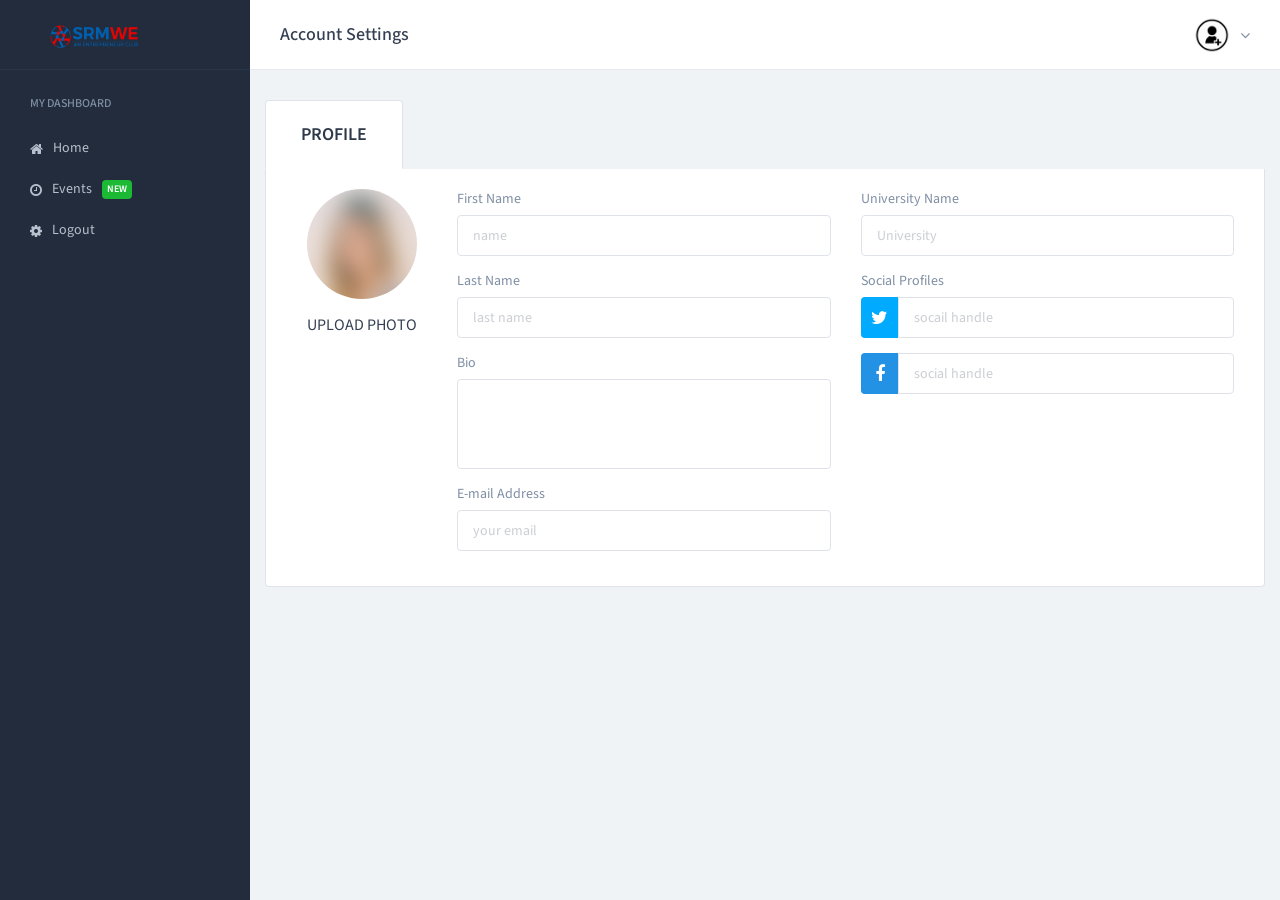
<file: dashboard/dash/account-settings.html>
<!doctype html>
<html lang="en-us">
    <head>
        <meta charset="utf-8">
        <meta http-equiv="x-ua-compatible" content="ie=edge">
        <title>WE Club |Account Settings</title>
        <meta name="description" content="WE Club">
        <meta name="viewport" content="width=device-width, initial-scale=1">

        <!-- Google Font -->
        <link href="https://fonts.googleapis.com/css?family=Source+Sans+Pro:400,400i,600" rel="stylesheet">

        <!-- Favicon -->
        <link rel="apple-touch-icon" href="apple-touch-icon.png">
        <link rel="shortcut icon" href="favicon.png" type="image/x-icon">

        <!-- Stylesheet -->
        <link rel="stylesheet" href="css/main.min.css">
    </head>
    <body class="o-page">

        <div class="o-page__sidebar js-page-sidebar">
            <div class="c-sidebar">
                <a class="c-sidebar__brand" href="#">
                    <img class="c-sidebar__brand-img" src="img/logo.png" alt="Logo">
                </a>

                <h4 class="c-sidebar__title">My Dashboard</h4>
                <ul class="c-sidebar__list">

                    <li class="c-sidebar__item">
                        <a class="c-sidebar__link" href="dashindex.html">
                            <i class="fa fa-home u-mr-xsmall"></i>Home
                        </a>
                    </li>

                    <li class="c-sidebar__item">
                        <a class="c-sidebar__link" href="events.html">
                            <i class="fa fa-clock-o u-mr-xsmall"></i>Events <span class="c-badge c-badge--success c-badge--xsmall u-ml-xsmall">New</span>
                        </a>
                    </li>

                    <li class="c-sidebar__item">
                        <a class="c-sidebar__link" href="#">
                            <i class="fa fa-cog u-mr-xsmall"></i>Logout
                        </a>
                    </li>


                </ul>

            </div><!-- // .c-sidebar -->
        </div><!-- // .o-page__sidebar -->

        <main class="o-page__content">
            <header class="c-navbar u-mb-medium">

                <h2 class="c-navbar__title u-mr-auto">Account Settings</h2>





                <div class="c-dropdown dropdown">
                    <a  class="c-avatar c-avatar--xsmall has-dropdown dropdown-toggle" href="#" id="dropdwonMenuAvatar" data-toggle="dropdown" aria-haspopup="true" aria-expanded="false">
                        <img class="c-avatar__img" src="img/avatar-72.png" alt="User's Profile Picture">
                    </a>

                    <div class="c-dropdown__menu dropdown-menu dropdown-menu-right" aria-labelledby="dropdwonMenuAvatar">
                        <a class="c-dropdown__item dropdown-item" href="events.html">Events</a>
                        <a class="c-dropdown__item dropdown-item" href="account-settings.html">Edit Profile</a>
                        <a class="c-dropdown__item dropdown-item" href="#">Logout</a>
                    </div>
                </div>
            </header>


            <div class="container">
                <div class="row u-mb-large">
                    <div class="col-12">
                        <div class="c-tabs">

                            <ul class="c-tabs__list c-tabs__list--splitted nav nav-tabs" id="myTab" role="tablist">
                                <li class="c-tabs__item"><a class="c-tabs__link active" id="nav-home-tab" data-toggle="tab" href="#nav-home" role="tab" aria-controls="nav-home" aria-selected="true">PROFILE</a></li>


                            </ul>

                            <div class="c-tabs__content tab-content" id="nav-tabContent">
                                <div class="c-tabs__pane active" id="nav-home" role="tabpanel" aria-labelledby="nav-home-tab">
                                    <div class="row">
                                        <div class="col-lg-2 u-text-center">
                                            <div class="c-avatar c-avatar--xlarge u-inline-block">
                                                <img class="c-avatar__img" src="img/avatar-200.jpg" alt="Avatar">
                                            </div>

                                            <a class="u-block u-color-primary" href="#">UPLOAD PHOTO</a>
                                        </div>
                                        <div class="col-lg-5">
                                            <div class="c-field u-mb-small">
                                                <label class="c-field__label" for="firstName">First Name</label>
                                                <input class="c-input" type="text" id="firstName" placeholder="name">
                                            </div>

                                            <div class="c-field u-mb-small">
                                                <label class="c-field__label" for="lastName">Last Name</label>
                                                <input class="c-input" type="text" id="lastName" placeholder="last name">
                                            </div>

                                            <div class="c-field u-mb-small">
                                                <label class="c-field__label" for="bio">Bio</label>
                                                <textarea class="c-input" id="bio"></textarea>
                                            </div>

                                            <div class="c-field u-mb-small">
                                                <label class="c-field__label" for="email">E-mail Address</label>
                                                <input class="c-input" id="email" type="email" placeholder="your email">
                                            </div>
                                        </div>

                                        <div class="col-lg-5">
                                            <div class="c-field u-mb-small">
                                                <label class="c-field__label" for="companyName">University Name</label>
                                                <input class="c-input" id="companyName" type="text" placeholder="University">
                                            </div>



                                            <label class="c-field__label" for="socialProfile">Social Profiles</label>

                                            <div class="c-field has-addon-left u-mb-small">
                                                <span class="c-field__addon u-bg-twitter">
                                                    <i class="fa fa-twitter u-color-white"></i>
                                                </span>
                                                <input class="c-input" id="socialProfile" type="text" placeholder="socail handle">
                                            </div>

                                            <div class="c-field has-addon-left">
                                                <span class="c-field__addon u-bg-facebook">
                                                    <i class="fa fa-facebook u-color-white"></i>
                                                </span>
                                                <input class="c-input" type="text" placeholder="social handle">
                                            </div>
                                        </div>
                                    </div>
                                </div>

                            </div>
                        </div>

                    </div><!-- // .col-12 -->
                </div>

                <div class="row">
                </div>
            </div><!-- // .container -->
        </main>

        <script src="js/main.min.js"></script>
    </body>
</html>
</file>
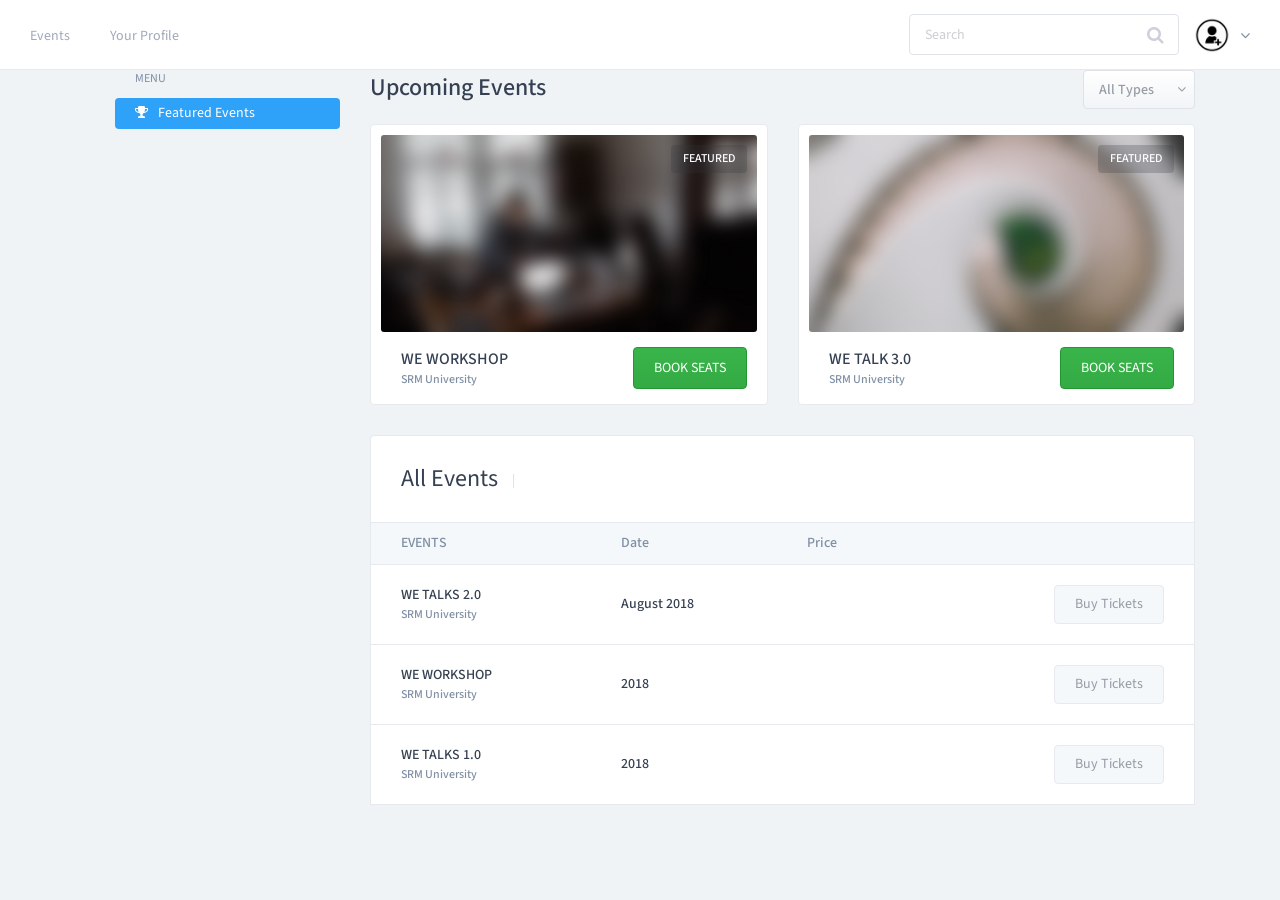
<file: dashboard/dash/events.html>
<!doctype html>
<html lang="en-us">
    <head>
        <meta charset="utf-8">
        <meta http-equiv="x-ua-compatible" content="ie=edge">
        <title>WE Club | Dashboard</title>
        <meta name="description" content="Dashboard UI Kit">
        <meta name="viewport" content="width=device-width, initial-scale=1">

        <!-- Google Font -->
        <link href="https://fonts.googleapis.com/css?family=Source+Sans+Pro:400,400i,600" rel="stylesheet">

        <!-- Favicon -->
        <link rel="apple-touch-icon" href="apple-touch-icon.png">
        <link rel="shortcut icon" href="favicon.png" type="image/x-icon">

        <!-- Stylesheet -->
        <link rel="stylesheet" href="css/main.min.css">
    </head>
    <body>
        <!--[if lte IE 9]>
            <p class="browserupgrade">You are using an <strong>outdated</strong> browser. Please <a href="http://browsehappy.com/">upgrade your browser</a> to improve your experience and security.</p>
        <![endif]-->

        <!-- Add your site or application content here -->
        <header class="c-navbar">

           <!-- Navigation items that will be collapes and toggle in small viewports -->
            <nav class="c-nav collapse" id="main-nav">
                <ul class="c-nav__list">
                    <li class="c-nav__item">
                        <a class="c-nav__link" href="events.html">Events</a>
                    </li>

                    <li class="c-nav__item">
                        <a class="c-nav__link" href="account-settings.html">Your Profile</a>
                    </li>
                    <li class="c-nav__item">
                        <div class="c-field c-field--inline has-icon-right u-hidden-up@tablet">
                            <span class="c-field__icon">
                                <i class="fa fa-search"></i>
                            </span>

                            <label class="u-hidden-visually" for="navbar-search-small">Seach</label>
                            <input class="c-input" id="navbar-search-small" type="text" placeholder="Search">
                        </div>
                    </li>
                </ul>
            </nav>
            <!-- // Navigation items  -->

            <div class="c-field has-icon-right c-navbar__search u-hidden-down@tablet u-ml-auto u-mr-small">
                <span class="c-field__icon">
                    <i class="fa fa-search"></i>
                </span>

                <label class="u-hidden-visually" for="navbar-search">Search</label>
                <input class="c-input" id="navbar-search" type="text" placeholder="Search">
            </div>


            <div class="c-dropdown dropdown">
                <a  class="c-avatar c-avatar--xsmall has-dropdown dropdown-toggle" href="#" id="dropdwonMenuAvatar" data-toggle="dropdown" aria-haspopup="true" aria-expanded="false">
                    <img class="c-avatar__img" src="img/avatar-72.png" alt="User's Profile Picture">
                </a>

                <div class="c-dropdown__menu dropdown-menu dropdown-menu-right" aria-labelledby="dropdwonMenuAvatar">
                    <a class="c-dropdown__item dropdown-item" href="events.html">Events</a>
                    <a class="c-dropdown__item dropdown-item" href="account-settings.html">Edit Profile</a>
                    <a class="c-dropdown__item dropdown-item" href="#">Logout</a>
                </div>
            </div>

            <button class="c-nav-toggle" type="button" data-toggle="collapse" data-target="#main-nav">
                <span class="c-nav-toggle__bar"></span>
                <span class="c-nav-toggle__bar"></span>
                <span class="c-nav-toggle__bar"></span>
            </button><!-- // .c-nav-toggle -->
        </header>


        <div class="container">
            <div class="row">
                <div class="col-xl-3">
                    <aside class="c-menu u-ml-medium u-hidden-down@wide">
                        <h4 class="c-menu__title">Menu</h4>
                        <ul class="u-mb-medium">
                            <li class="c-menu__item">
                                <a class="c-menu__link is-active" href="#">
                                    <i class="fa fa-trophy u-mr-xsmall"></i>Featured Events
                                </a>
                            </li>

                        </ul>
                    </aside>
                </div>

                <div class="col-sm-12 col-xl-9">
                    <main>
                        <div class="row">
                            <div class="col-8 col-xl-10">
                                <h1 class="u-h3">Upcoming Events</h1>
                            </div>
                            <div class="col-4 col-xl-2">
                                <div class="c-field u-mb-small">
                                    <label class="c-field__label u-hidden-visually" for="select-recently">Recently Opened</label>

                                    <!-- Select2 jquery plugin is used -->
                                    <select class="c-select" name="recently-opened" id="select-recently">
                                        <option value="value1">All Types</option>
                                        <option value="value2">This day</option>
                                        <option value="value3">Last Week</option>
                                    </select>
                                </div>
                            </div>
                        </div><!-- // .row -->
                        <div class="row">
                            <div class="col-md-6">
                                <article class="c-event">
                                    <div class="c-event__img">
                                        <img src="img/event1.jpg" alt="San Francisco's Buildings">
                                        <span class="c-event__status">Featured</span>
                                    </div>
                                    <div class="c-event__meta">
                                        <h3 class="c-event__title">WE WORKSHOP
                                            <span class="c-event__place">SRM University</span>
                                        </h3>

                                        <a href="#" class="c-btn c-btn--success c-event__btn">BOOK SEATS</a>
                                    </div>
                                </article><!-- // .c-event -->
                            </div>

                            <div class="col-md-6">
                                <article class="c-event">
                                    <div class="c-event__img">
                                        <img src="img/event2.jpg" alt="San Francisco's Buildings">

                                        <span class="c-event__status">Featured</span>
                                    </div>
                                    <div class="c-event__meta">

                                        <h3 class="c-event__title">WE TALK 3.0
                                            <span class="c-event__place">SRM University</span>
                                        </h3>

                                        <a href="#" class="c-btn c-btn--success c-event__btn">BOOK SEATS</a>
                                    </div>
                                </article><!-- // .c-event -->
                            </div>
                        </div><!-- // .row -->

                        <div class="row">
                            <div class="col-sm-12">
                                <div class="c-table-responsive@tablet">
                                    <table class="c-table u-mb-large">
                                        <caption class="c-table__title">
                                            All Events <small></small>
                                        </caption>
                                        <thead class="c-table__head c-table__head--slim">
                                            <tr>
                                                <th class="c-table__cell c-table__cell--head">EVENTS</th>
                                                <th class="c-table__cell c-table__cell--head">Date</th>
                                                <th class="c-table__cell c-table__cell--head">Price</th>
                                                <th class="c-table__cell c-table__cell--head">
                                                    <span class="u-hidden-visually">Actions</span>
                                                </th>
                                            </tr>
                                        </thead>

                                        <tbody>
                                            <tr class="c-table__row">
                                                <td class="c-table__cell">WE TALKS 2.0
                                                    <span class="u-block u-text-mute u-text-xsmall">
                                                        SRM University
                                                    </span>
                                                </td>

                                                <td class="c-table__cell"> August 2018</td>
                                                <td class="c-table__cell">
                                                    <span class="u-block u-text-xsmall u-text-mute">

                                                    </span>
                                                </td>
                                                <td class="c-table__cell u-text-right">
                                                    <a class="c-btn is-disabled" href="#">Buy Tickets</a>
                                                </td>
                                            </tr>

                                            <tr class="c-table__row">
                                                <td class="c-table__cell">WE WORKSHOP
                                                    <span class="u-block u-text-mute u-text-xsmall">
                                                        SRM University
                                                    </span>
                                                </td>
                                                <td class="c-table__cell">2018</td>
                                                <td class="c-table__cell">
                                                    <span class="u-block u-text-xsmall u-text-mute">

                                                    </span>
                                                </td>
                                                <td class="c-table__cell u-text-right">
                                                    <a class="c-btn is-disabled" href="#">Buy Tickets</a>
                                                </td>
                                            </tr>

                                            <tr class="c-table__row">
                                                <td class="c-table__cell">WE TALKS 1.0
                                                    <span class="u-block u-text-mute u-text-xsmall">
                                                        SRM University
                                                    </span>
                                                </td>
                                                <td class="c-table__cell">2018</td>
                                                <td class="c-table__cell">
                                                    <span class="u-block u-text-xsmall u-text-mute">

                                                    </span>
                                                </td>
                                                <td class="c-table__cell u-text-right">
                                                    <a class="c-btn is-disabled" href="#">Buy Tickets</a>
                                                </td>
                                            </tr>


                                        </tbody>
                                    </table>
                                </div>
                            </div>
                        </div>
                    </main>
                </div>
            </div>
        </div>

        <script src="js/main.min.js"></script>
    </body>
</html>
</file>
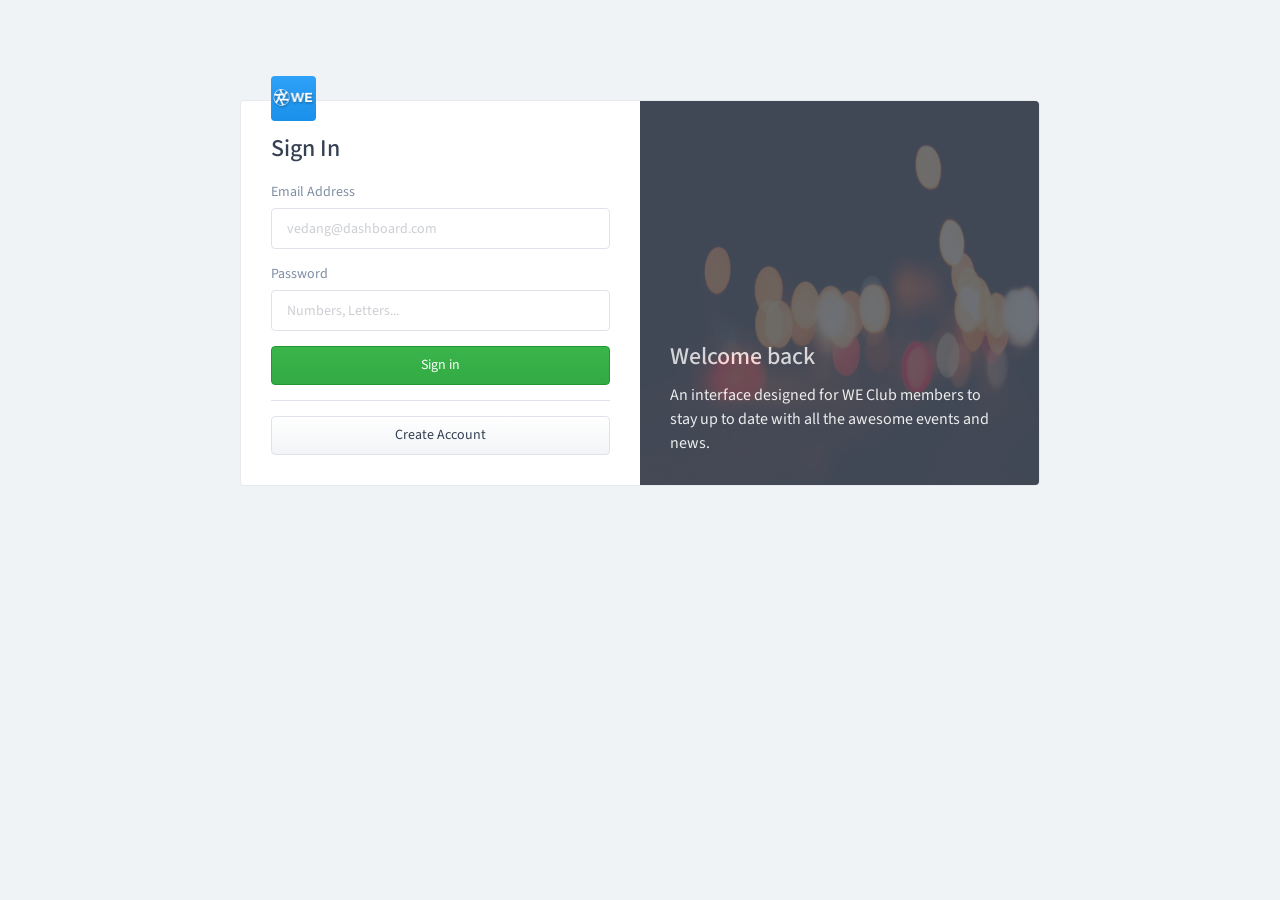
<file: dashboard/dash/login-2.html>
<!doctype html>
<html lang="en-us">
    <head>
        <meta charset="utf-8">
        <meta http-equiv="x-ua-compatible" content="ie=edge">
        <title>WE Club Login</title>
        <meta name="description" content="WE Club Dashboard">
        <meta name="viewport" content="width=device-width, initial-scale=1">

        <!-- Google Font -->
        <link href="https://fonts.googleapis.com/css?family=Source+Sans+Pro:400,400i,600" rel="stylesheet">

        <!-- Favicon -->
        <link rel="apple-touch-icon" href="apple-touch-icon.png">
        <link rel="shortcut icon" href="favicon.png" type="image/x-icon">

        <!-- Stylesheet -->
        <link rel="stylesheet" href="css/main.min.css">
    </head>
    <body class="o-page o-page--center">


        <div class="o-page__card o-page__card--horizontal">
            <div class="c-card c-login-horizontal">
                <div class="c-login__content-wrapper">
                    <header class="c-login__header">
                        <a class="c-login__icon c-login__icon--rounded c-login__icon--left" href="../../index.html">
                            <img src="img/logo-login.png" alt="Dashboard's Logo">
                        </a>

                        <h2 class="c-login__title">Sign In</h2>
                    </header>

                    <form class="c-login__content">
                        <div class="c-field u-mb-small">
                            <label class="c-field__label" for="input1">Email Address</label>
                            <input class="c-input" type="email" id="input1" placeholder="vedang@dashboard.com">
                        </div>

                        <div class="c-field u-mb-small">
                            <label class="c-field__label" for="input2">Password</label>
                            <input class="c-input" type="password" id="input2" placeholder="Numbers, Letters...">
                        </div>

                        <button class="c-btn c-btn--success c-btn--fullwidth" type="submit">Sign in</button>

                        <span class="c-divider u-mv-small"></span>

                        <a href="register.html" class="c-btn c-btn--secondary c-btn--fullwidth">Create Account</a>
                    </form>
                </div>

                <div class="c-login__content-image">
                    <img src="img/login2.jpg" alt="Welcome to WECLUB">

                    <h3>Welcome back</h3>
                    <p class="u-text-large">An interface designed for WE Club members to stay up to date with all the awesome events and news.</p>
                </div>
            </div>
        </div>

        <script src="js/main.min.js"></script>
    </body>
</html>
</file>
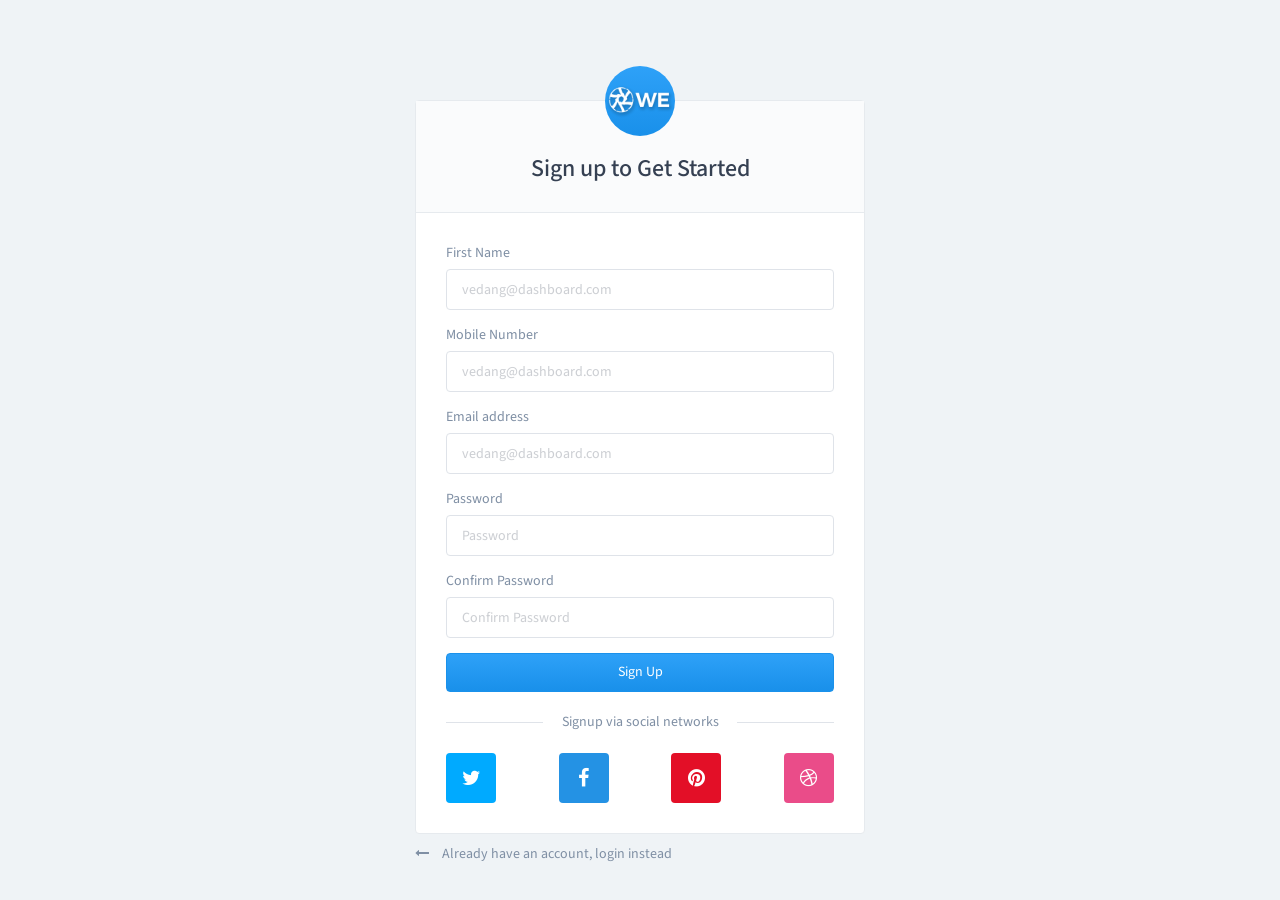
<file: dashboard/dash/register.html>
<!doctype html>
<html lang="en-us">
    <head>
        <meta charset="utf-8">
        <meta http-equiv="x-ua-compatible" content="ie=edge">
        <title>Register | WE Club</title>
        <meta name="description" content="Dashboard UI Kit">
        <meta name="viewport" content="width=device-width, initial-scale=1">

        <!-- Google Font -->
        <link href="https://fonts.googleapis.com/css?family=Source+Sans+Pro:400,400i,600" rel="stylesheet">

        <!-- Favicon -->
        <link rel="apple-touch-icon" href="apple-touch-icon.png">
        <link rel="shortcut icon" href="favicon.png" type="image/x-icon">

        <!-- Stylesheet -->
        <link rel="stylesheet" href="css/main.min.css">
    </head>
    <body class="o-page o-page--center">


        <div class="o-page__card">
            <div class="c-card u-mb-xsmall">
                <header class="c-card__header u-pt-large">
                    <a class="c-card__icon" href="../../index.html">
                        <img src="img/logo-login.png" alt="WE Club Register">
                    </a>
                    <h1 class="u-h3 u-text-center u-mb-zero">Sign up to Get Started</h1>
                </header>

                <form class="c-card__body">

                  <div class="c-field u-mb-small">
                      <label class="c-field__label" for="input1">First Name</label>
                      <input class="c-input" type="NAME" id="input4" placeholder="vedang@dashboard.com">
                  </div>

                    <div class="c-field u-mb-small">
                        <label class="c-field__label" for="input1">Mobile Number</label>
                        <input class="c-input" type="Numbers" id="input1" placeholder="vedang@dashboard.com">
                    </div>

                    <div class="c-field u-mb-small">
                        <label class="c-field__label" for="input1">Email address</label>
                        <input class="c-input" type="email" id="input5" placeholder="vedang@dashboard.com">
                    </div>

                    <div class="c-field u-mb-small">
                        <label class="c-field__label" for="input2">Password</label>
                        <input class="c-input" type="password" id="input2" placeholder="Password">
                    </div>

                    <div class="c-field u-mb-small">
                        <label class="c-field__label" for="input3">Confirm Password</label>
                        <input class="c-input" type="password" id="input3" placeholder="Confirm Password">
                    </div>

                    <button class="c-btn c-btn--info c-btn--fullwidth" type="submit">Sign Up</button>

                    <span class="c-divider has-text c-divider--small u-mv-medium">Signup via social networks</span>

                    <div class="o-line">
                        <a class="c-icon u-bg-twitter" href="#!">
                            <i class="fa fa-twitter"></i>
                        </a>

                        <a class="c-icon u-bg-facebook" href="#!">
                            <i class="fa fa-facebook"></i>
                        </a>

                        <a class="c-icon u-bg-pinterest" href="#!">
                            <i class="fa fa-pinterest"></i>
                        </a>

                        <a class="c-icon u-bg-dribbble" href="#!">
                            <i class="fa fa-dribbble"></i>
                        </a>
                    </div>
                </form>
            </div>

            <div class="o-line">
                <a class="u-text-mute u-text-small" href="login-2.html" title="Login">
                    <i class="fa fa-long-arrow-left u-mr-xsmall"></i> Already have an account, login instead
                </a>
            </div>

        </div>

        <script src="js/main.min.js"></script>
    </body>
</html>
</file>
